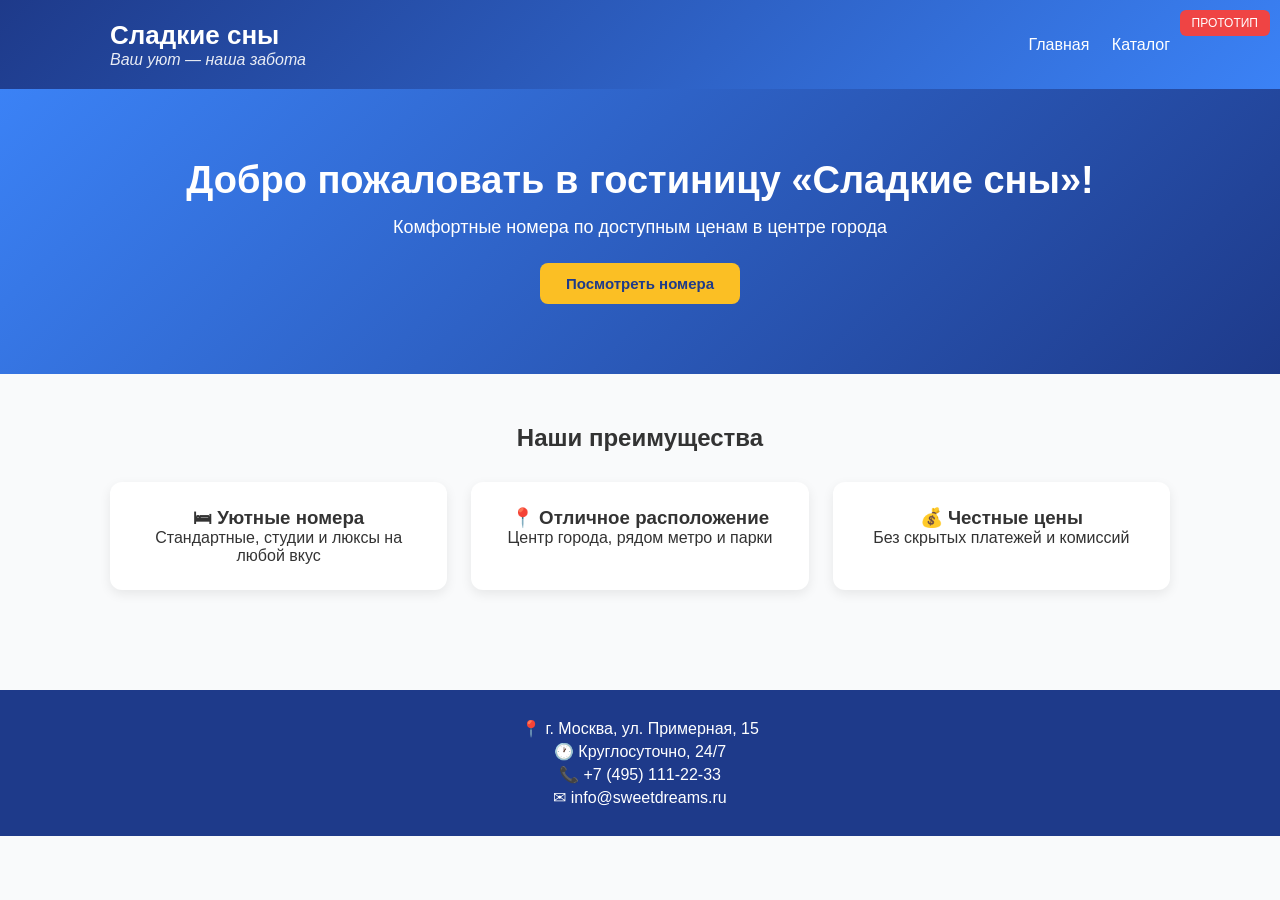
<file: index.html>
<!DOCTYPE html>
<html lang="ru">
<head>
    <meta charset="UTF-8">
    <meta name="viewport" content="width=device-width, initial-scale=1.0">
    <title>ПРОТОТИП — Главная | Сладкие сны</title>
    <link rel="stylesheet" href="css/style.css">
</head>
<body>
    <span class="badge">ПРОТОТИП</span>

    <header class="header">
        <div class="container">
            <div>
                <h1 class="logo">Сладкие сны</h1>
                <p class="slogan">Ваш уют — наша забота</p>
            </div>
            <nav class="nav">
                <a href="index.html">Главная</a>
                <a href="catalog.html">Каталог</a>
            </nav>
        </div>
    </header>

    <section class="hero">
        <h2>Добро пожаловать в гостиницу «Сладкие сны»!</h2>
        <p>Комфортные номера по доступным ценам в центре города</p>
        <button class="btn">Посмотреть номера</button>
    </section>

    <section class="section">
        <div class="container">
            <h2>Наши преимущества</h2>
            <div class="cards">
                <div class="card simple"><h3>🛏 Уютные номера</h3><p>Стандартные, студии и люксы на любой вкус</p></div>
                <div class="card simple"><h3>📍 Отличное расположение</h3><p>Центр города, рядом метро и парки</p></div>
                <div class="card simple"><h3>💰 Честные цены</h3><p>Без скрытых платежей и комиссий</p></div>
            </div>
        </div>
    </section>

    <footer class="footer">
        <div class="container">
            <p>📍 г. Москва, ул. Примерная, 15</p>
            <p>🕐 Круглосуточно, 24/7</p>
            <p>📞 +7 (495) 111-22-33</p>
            <p>✉ info@sweetdreams.ru</p>
        </div>
    </footer>
</body>
</html>
</file>
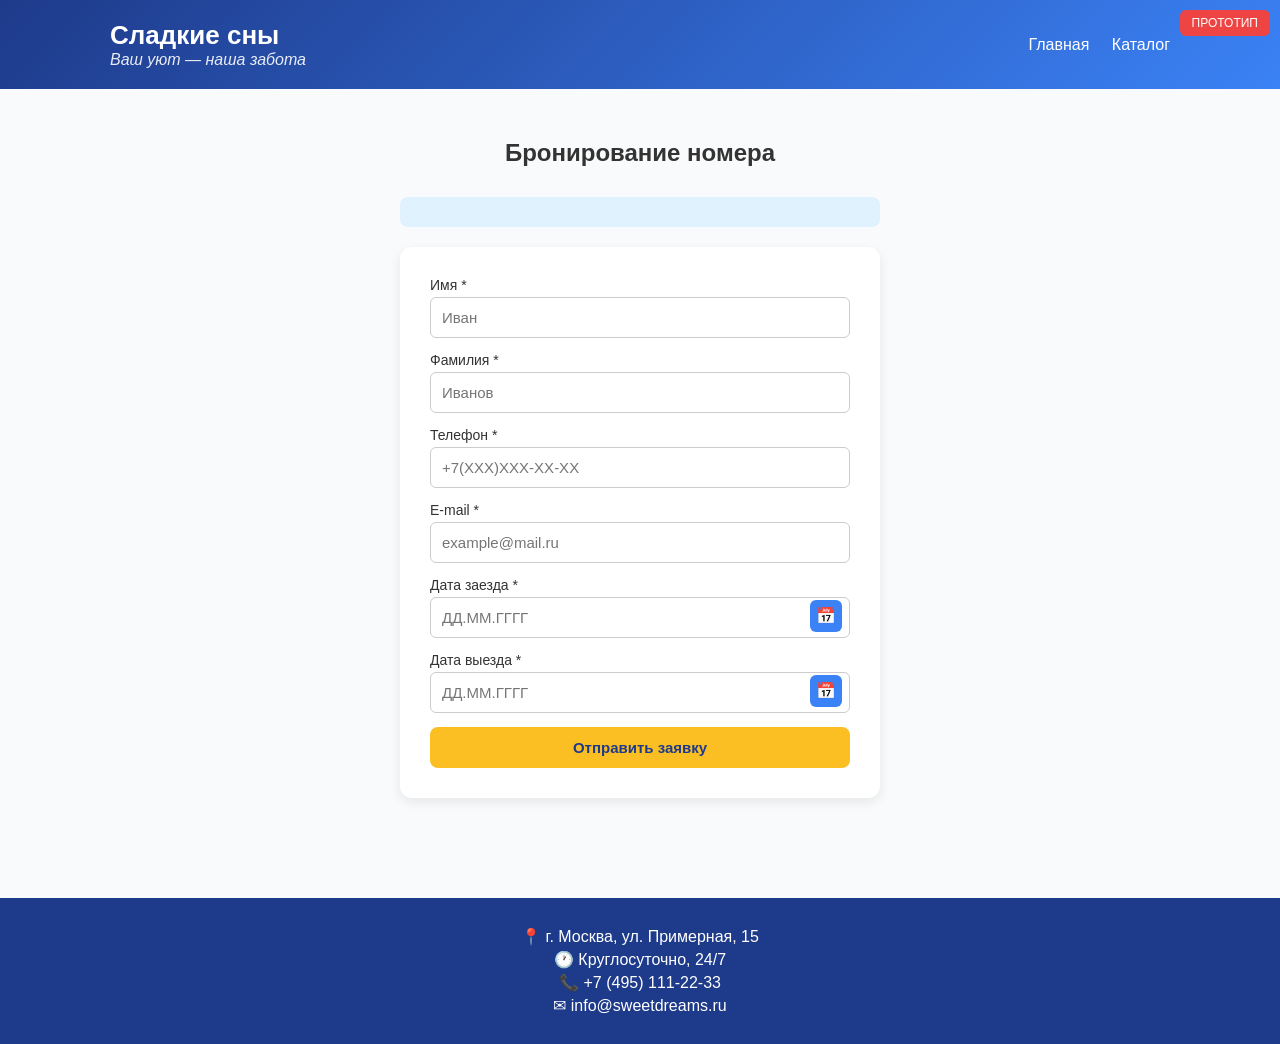
<file: booking.html>
<!DOCTYPE html>
<html lang="ru">
<head>
    <meta charset="UTF-8">
    <meta name="viewport" content="width=device-width, initial-scale=1.0">
    <title>ПРОТОТИП — Бронирование | Сладкие сны</title>
    <link rel="stylesheet" href="css/style.css">
</head>
<body>
    <span class="badge">ПРОТОТИП</span>

    <header class="header">
        <div class="container">
            <div>
                <h1 class="logo">Сладкие сны</h1>
                <p class="slogan">Ваш уют — наша забота</p>
            </div>
            <nav class="nav">
                <a href="index.html">Главная</a>
                <a href="catalog.html">Каталог</a>
            </nav>
        </div>
    </header>

    <section class="section">
        <div class="container">
            <h2>Бронирование номера</h2>

            <div id="roomInfo" class="room-info"></div>

            <form class="form" onsubmit="return false;">
                <label>Имя *
                    <input type="text" placeholder="Иван">
                </label>
                <label>Фамилия *
                    <input type="text" placeholder="Иванов">
                </label>
                <label>Телефон *
                    <input type="text" placeholder="+7(XXX)XXX-XX-XX">
                </label>
                <label>E-mail *
                    <input type="text" placeholder="example@mail.ru">
                </label>
                <label>Дата заезда *
                    <div class="date-wrap">
                        <input type="text" placeholder="ДД.ММ.ГГГГ">
                        <span>📅</span>
                    </div>
                </label>
                <label>Дата выезда *
                    <div class="date-wrap">
                        <input type="text" placeholder="ДД.ММ.ГГГГ">
                        <span>📅</span>
                    </div>
                </label>
                <button class="btn">Отправить заявку</button>
            </form>
        </div>
    </section>

    <footer class="footer">
        <div class="container">
            <p>📍 г. Москва, ул. Примерная, 15</p>
            <p>🕐 Круглосуточно, 24/7</p>
            <p>📞 +7 (495) 111-22-33</p>
            <p>✉ info@sweetdreams.ru</p>
        </div>
    </footer>

    <script>
        const rooms = {
            1: { name: 'Стандартный', price: '3 500 ₽/сутки' },
            2: { name: 'Студия', price: '5 500 ₽/сутки' },
            3: { name: 'Люкс', price: '9 000 ₽/сутки' },
            4: { name: 'Стандартный', price: '3 200 ₽/сутки' },
            5: { name: 'Студия', price: '6 000 ₽/сутки' },
            6: { name: 'Люкс', price: '10 000 ₽/сутки' }
        };
        const id = new URLSearchParams(location.search).get('room_id');
        if (id && rooms[id]) {
            document.getElementById('roomInfo').innerHTML =
                '<h3>Вы бронируете: ' + rooms[id].name + '</h3><p>' + rooms[id].price + '</p>';
        }
    </script>
</body>
</html>
</file>
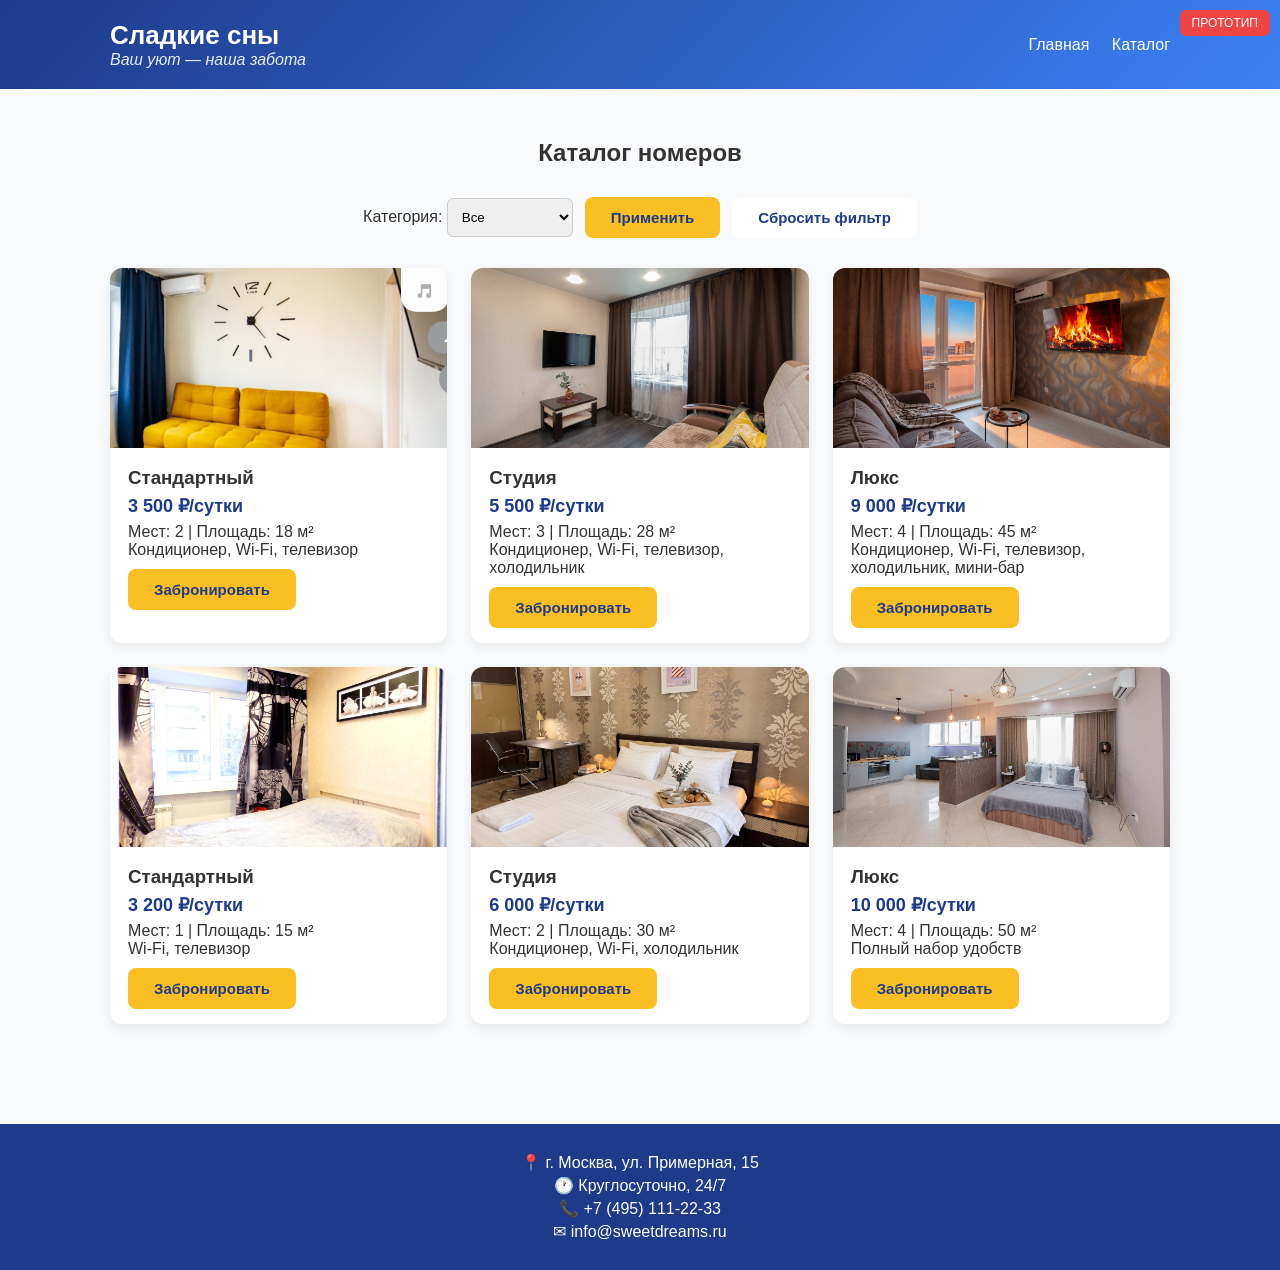
<file: catalog.html>
<!DOCTYPE html>
<html lang="ru">
<head>
    <meta charset="UTF-8">
    <meta name="viewport" content="width=device-width, initial-scale=1.0">
    <title>ПРОТОТИП — Каталог | Сладкие сны</title>
    <link rel="stylesheet" href="css/style.css">
</head>
<body>
    <span class="badge">ПРОТОТИП</span>

    <header class="header">
        <div class="container">
            <div>
                <h1 class="logo">Сладкие сны</h1>
                <p class="slogan">Ваш уют — наша забота</p>
            </div>
            <nav class="nav">
                <a href="index.html">Главная</a>
                <a href="catalog.html">Каталог</a>
            </nav>
        </div>
    </header>

    <section class="section">
        <div class="container">
            <h2>Каталог номеров</h2>

            <div class="filter">
                <label>Категория:
                    <select>
                        <option>Все</option>
                        <option>Стандартный</option>
                        <option>Студия</option>
                        <option>Люкс</option>
                    </select>
                </label>
                <button class="btn">Применить</button>
                <button class="btn btn-white">Сбросить фильтр</button>
            </div>

            <div class="cards">
                <div class="card">
                    <img src="images/standard-1.jpeg" alt="Стандартный">
                    <div class="body">
                        <h3>Стандартный</h3>
                        <p class="price">3 500 ₽/сутки</p>
                        <p>Мест: 2 | Площадь: 18 м²</p>
                        <p>Кондиционер, Wi-Fi, телевизор</p>
                        <a class="btn" href="booking.html?room_id=1">Забронировать</a>
                    </div>
                </div>
                <div class="card">
                    <img src="images/studio-1.jpeg" alt="Студия">
                    <div class="body">
                        <h3>Студия</h3>
                        <p class="price">5 500 ₽/сутки</p>
                        <p>Мест: 3 | Площадь: 28 м²</p>
                        <p>Кондиционер, Wi-Fi, телевизор, холодильник</p>
                        <a class="btn" href="booking.html?room_id=2">Забронировать</a>
                    </div>
                </div>
                <div class="card">
                    <img src="images/lux-1.png" alt="Люкс">
                    <div class="body">
                        <h3>Люкс</h3>
                        <p class="price">9 000 ₽/сутки</p>
                        <p>Мест: 4 | Площадь: 45 м²</p>
                        <p>Кондиционер, Wi-Fi, телевизор, холодильник, мини-бар</p>
                        <a class="btn" href="booking.html?room_id=3">Забронировать</a>
                    </div>
                </div>
                <div class="card">
                    <img src="images/standard-2.jpeg" alt="Стандартный">
                    <div class="body">
                        <h3>Стандартный</h3>
                        <p class="price">3 200 ₽/сутки</p>
                        <p>Мест: 1 | Площадь: 15 м²</p>
                        <p>Wi-Fi, телевизор</p>
                        <a class="btn" href="booking.html?room_id=4">Забронировать</a>
                    </div>
                </div>
                <div class="card">
                    <img src="images/studio-2.jpeg" alt="Студия">
                    <div class="body">
                        <h3>Студия</h3>
                        <p class="price">6 000 ₽/сутки</p>
                        <p>Мест: 2 | Площадь: 30 м²</p>
                        <p>Кондиционер, Wi-Fi, холодильник</p>
                        <a class="btn" href="booking.html?room_id=5">Забронировать</a>
                    </div>
                </div>
                <div class="card">
                    <img src="images/lux-2.jpeg" alt="Люкс">
                    <div class="body">
                        <h3>Люкс</h3>
                        <p class="price">10 000 ₽/сутки</p>
                        <p>Мест: 4 | Площадь: 50 м²</p>
                        <p>Полный набор удобств</p>
                        <a class="btn" href="booking.html?room_id=6">Забронировать</a>
                    </div>
                </div>
            </div>
        </div>
    </section>

    <footer class="footer">
        <div class="container">
            <p>📍 г. Москва, ул. Примерная, 15</p>
            <p>🕐 Круглосуточно, 24/7</p>
            <p>📞 +7 (495) 111-22-33</p>
            <p>✉ info@sweetdreams.ru</p>
        </div>
    </footer>
</body>
</html>
</file>
<file: css/style.css>
* { margin: 0; padding: 0; box-sizing: border-box; }

body {
    font-family: 'Segoe UI', sans-serif;
    background: #f9fafb;
    color: #333;
}

.container {
    max-width: 1100px;
    margin: 0 auto;
    padding: 0 20px;
}

/* Шапка */
.header {
    background: linear-gradient(135deg, #1e3a8a, #3b82f6);
    color: #fff;
    padding: 20px 0;
}
.header .container {
    display: flex;
    justify-content: space-between;
    align-items: center;
    flex-wrap: wrap;
    gap: 10px;
}
.logo { font-size: 26px; }
.slogan { font-style: italic; opacity: .9; }
.nav a { color: #fff; margin-left: 18px; text-decoration: none; }

/* Главный баннер */
.hero {
    background: linear-gradient(135deg, #3b82f6, #1e3a8a);
    color: #fff;
    text-align: center;
    padding: 70px 20px;
}
.hero h2 { font-size: 38px; margin-bottom: 15px; }
.hero p { margin-bottom: 25px; font-size: 18px; }

/* Кнопки */
.btn {
    display: inline-block;
    padding: 12px 26px;
    background: #fbbf24;
    color: #1e3a8a;
    border: none;
    border-radius: 8px;
    font-weight: bold;
    font-size: 15px;
    cursor: pointer;
}
.btn-white { background: #fff; }

/* Секции */
.section { padding: 50px 0; }
.section h2 { text-align: center; margin-bottom: 30px; }

/* Карточки */
.cards {
    display: grid;
    grid-template-columns: repeat(auto-fit, minmax(260px, 1fr));
    gap: 24px;
}
.card {
    background: #fff;
    border-radius: 12px;
    overflow: hidden;
    box-shadow: 0 4px 12px rgba(0, 0, 0, .08);
}
.card.simple { padding: 25px; text-align: center; }
.card img { width: 100%; height: 180px; object-fit: cover; }
.card .body { padding: 15px 18px; }
.card .price { color: #1e3a8a; font-weight: bold; font-size: 18px; margin: 6px 0; }
.card .btn { margin-top: 10px; }

/* Фильтр */
.filter {
    display: flex;
    gap: 12px;
    justify-content: center;
    align-items: center;
    margin-bottom: 30px;
    flex-wrap: wrap;
}
.filter select { padding: 10px; border-radius: 6px; border: 1px solid #ccc; }

/* Форма бронирования */
.form {
    max-width: 480px;
    margin: 0 auto;
    background: #fff;
    padding: 30px;
    border-radius: 12px;
    box-shadow: 0 4px 12px rgba(0, 0, 0, .08);
    display: flex;
    flex-direction: column;
    gap: 14px;
}
.form label { font-weight: 500; font-size: 14px; }
.form input {
    width: 100%;
    padding: 11px;
    border: 1px solid #ccc;
    border-radius: 6px;
    margin-top: 4px;
    font-size: 15px;
}
.date-wrap { position: relative; }
.date-wrap input { padding-right: 46px; }
.date-wrap span {
    position: absolute;
    right: 8px;
    top: 50%;
    transform: translateY(-50%);
    background: #3b82f6;
    border-radius: 6px;
    width: 32px;
    height: 32px;
    display: flex;
    align-items: center;
    justify-content: center;
    font-size: 16px;
}

/* Подвал */
.footer {
    background: #1e3a8a;
    color: #fff;
    text-align: center;
    padding: 25px 0;
    margin-top: 50px;
}
.footer p { margin: 4px 0; }

/* Метка прототипа */
.badge {
    position: fixed;
    top: 10px;
    right: 10px;
    background: #ef4444;
    color: #fff;
    padding: 6px 12px;
    border-radius: 6px;
    font-size: 12px;
    z-index: 99;
}
/* Ссылка-кнопка (для «Забронировать») */
a.btn {
    text-decoration: none;
    text-align: center;
}

/* Блок с информацией о выбранном номере */
.room-info {
    max-width: 480px;
    margin: 0 auto 20px;
    padding: 15px;
    background: #e0f2fe;
    border-radius: 8px;
    text-align: center;
}
</file>
